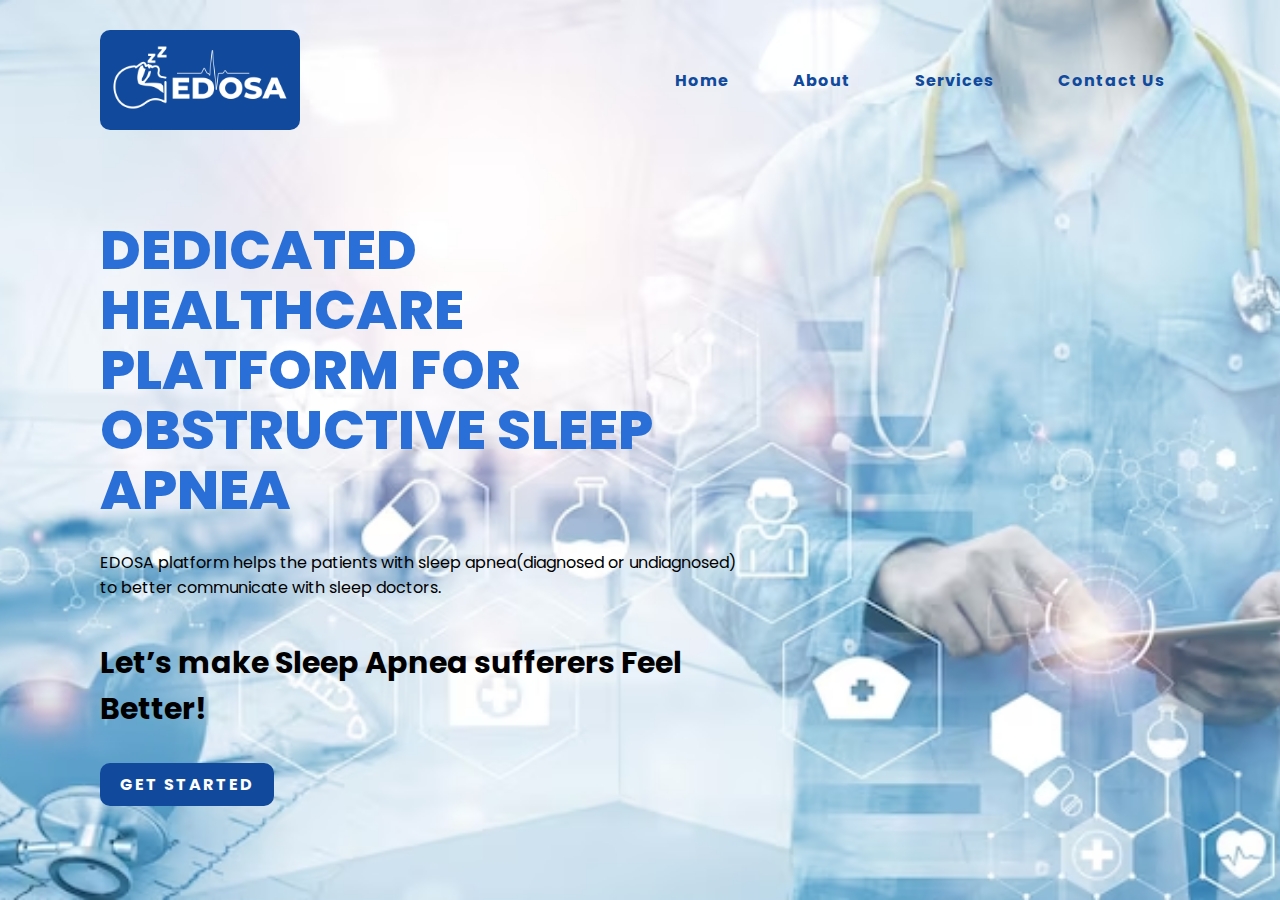
<file: index.html>
<!DOCTYPE html>
<html>
<head>
  <meta charset="utf-8">
  <meta name="viewport" content="width=device-width, initial-scale=1">
  <title>Edosa</title>
  <link rel="stylesheet" type="text/css" href="./index.css">
  <link rel="stylesheet" type="text/css" href="https://cdnjs.cloudflare.com/ajax/libs/font-awesome/6.3.0/css/all.min.css">
</head>
<body>
    <section>
        <input type="checkbox" id="check">
        <header>
            <h2 class="logo"></h2>
            <div class="navigation">
                <a href="">Home</a>
                <a href="">About</a>
                <a href="">Services</a>
                <a href="">Contact Us</a>
            </div>
            <label for="check">
                <i class="fas fa-bars menu-btn"></i>
                <i class="fas fa-times close-btn"></i>
            </label>
        </header>
        <div class="content">
            <div class="about">
                <h2>
                    Dedicated Healthcare Platform for Obstructive Sleep Apnea
                </h2>
                <p>
                    EDOSA platform helps the patients with sleep 
                    apnea(diagnosed or undiagnosed) to better 
                    communicate with sleep doctors. 
                </p>
                <h3>
                    Let’s make Sleep Apnea sufferers Feel Better!
                </h3>
                <a href="login.html" class="getstarted-btn">Get Started</a>
            </div>
        </div>
    </section>

</body>
</html>
</file>
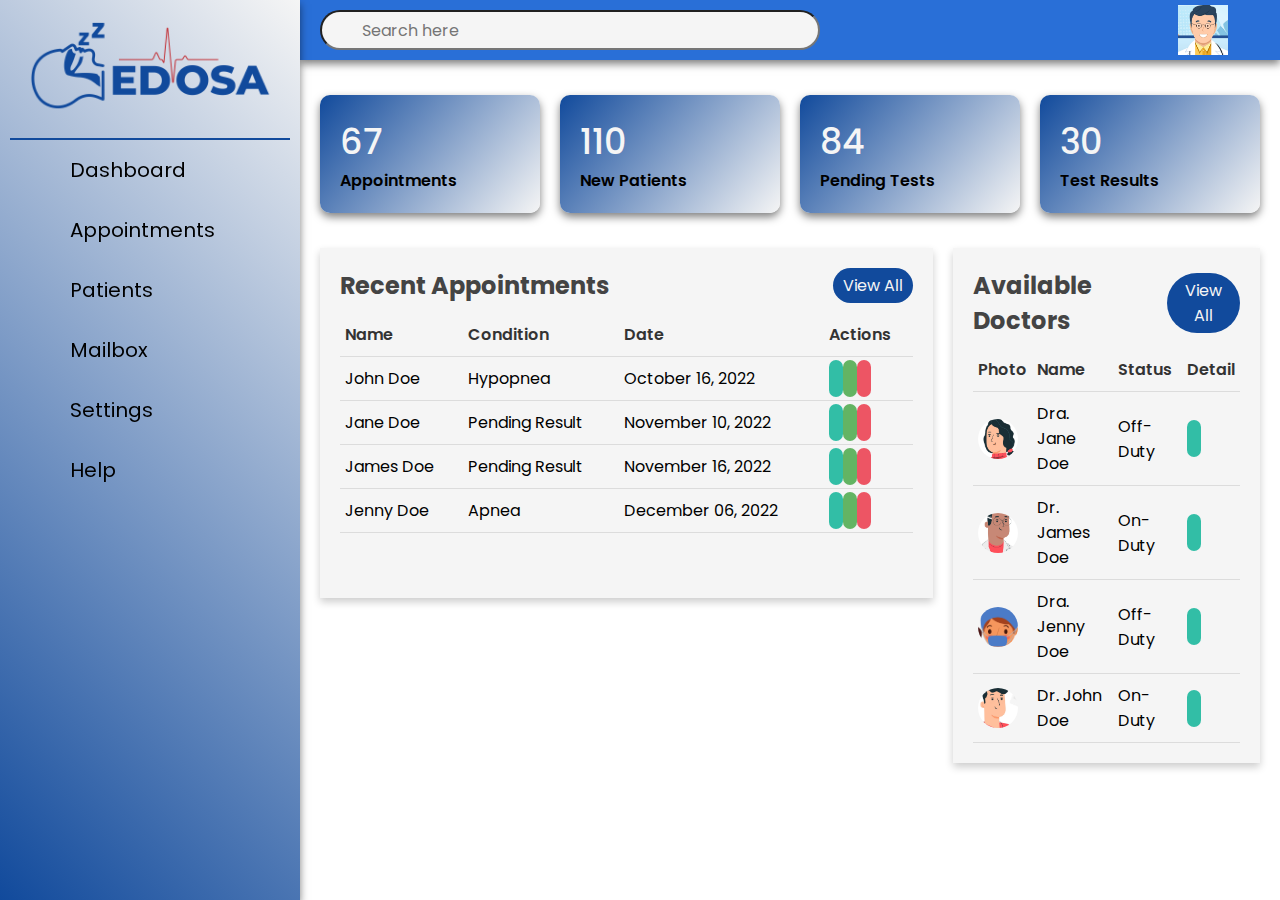
<file: doctor-dboard.html>
<!DOCTYPE html>
<html lang="en">
<head>
    <meta charset="UTF-8">
    <meta http-equiv="X-UA-Compatible" content="IE=edge">
    <meta name="viewport" content="width=device-width, initial-scale=1.0">
    <title>Dashboard</title>
    <link rel="stylesheet" type="text/css"  href="doctor-dboard.css">
    <link rel="stylesheet" href="https://cdnjs.cloudflare.com/ajax/libs/font-awesome/6.3.0/css/all.min.css" integrity="sha512-SzlrxWUlpfuzQ+pcUCosxcglQRNAq/DZjVsC0lE40xsADsfeQoEypE+enwcOiGjk/bSuGGKHEyjSoQ1zVisanQ==" crossorigin="anonymous" referrerpolicy="no-referrer" />
    <link rel="stylesheet" href="https://cdnjs.cloudflare.com/ajax/libs/animate.css/4.1.1/animate.min.css"/>

</head>
<body>
    <div class="container">
        <div class="sidebar">
            <ul>
                <li>
                        <div class="title"><h1></h1></div>
                </li>
                <li>
                    <a href="">
                        <i class="fas fa-th-large"></i>
                        <div class="title">Dashboard</div>
                    </a>
                </li>
                <!-- <li>
                    <a href="">
                        <i class="fas fa-user-md"></i>
                        <div class="title">My Profile</div>
                    </a>
                </li> -->
                <li>
                    <a href="">
                        <i class="fas fa-stethoscope"></i>
                        <div class="title">Appointments</div>
                    </a>
                </li>
                <li>
                    <a href="">
                        <i class="fa-solid fa-people-group"></i>
                        <div class="title">Patients</div>
                    </a>
                </li>
                <li>
                    <a href="">
                        <i class="fa-sharp fa-solid fa-envelope"></i>
                        <div class="title">Mailbox</div>
                    </a>
                </li>
                <li>
                    <a href="">
                        <i class="fas fa-cog"></i>
                        <div class="title">Settings</div>
                    </a>
                </li>
                <li>
                    <a href="">
                        <i class="fas fa-question"></i>
                        <div class="title">Help</div>
                    </a>
                </li>
            </ul>
        </div>
        <div class="main">
            <div class="top-bar">
                <div class="search">
                    <input type="text" name="search" placeholder="Search here">
                    <label for="search"><i class="fas fa-search"></i></label>
                </div>
                <i class="fas fa-bell"></i>
                <div class="user">
                    <img src="images/doctor1.2.jpg" alt="">
                </div>
            </div>
            <div class="cards">
                <div class="card">
                    <div class="card-content">
                        <div class="number">67</div>
                        <div class="card-name">Appointments</div>
                    </div>
                    <div class="icon-box">
                        <i class="fas fa-briefcase-medical"></i>
                    </div>
                </div>
                <div class="card">
                    <div class="card-content">
                        <div class="number">110</div>
                        <div class="card-name">New Patients</div>
                    </div>
                    <div class="icon-box">
                        <i class="fa-solid fa-bed"></i>
                    </div>
                </div>
                <div class="card">
                    <div class="card-content">
                        <div class="number">84</div>
                        <div class="card-name">Pending Tests</div>
                    </div>
                    <div class="icon-box">
                        <i class="fa-solid fa-hourglass"></i>
                    </div>
                </div>
                <div class="card">
                    <div class="card-content">
                        <div class="number">30</div>
                        <div class="card-name">Test Results</div>
                    </div>
                    <div class="icon-box">
                        <i class="fa-solid fa-file-circle-check"></i>
                    </div>
                </div>
            </div>
            <div class="tables">
                <div class="recent-appointments">
                    <div class="heading">
                        <h2>Recent Appointments</h2>
                        <a href="" class="btn">View All</a>
                    </div>
                    <table class="appointments">
                        <thead>
                            <td>Name</td>
                            <td>Condition</td>
                            <td>Date</td>
                            <td>Actions</td>
                        </thead>
                        <tbody>
                            <tr>
                                <td>John Doe</td>
                                <td>Hypopnea</td>
                                <td>October 16, 2022</td>
                                <td>
                                    <i class="far fa-eye"></i>
                                    <i class="far fa-edit"></i>
                                    <i class="far fa-trash-alt"></i>
                                </td>
                            </tr>
                            <tr>
                                <td>Jane Doe</td>
                                <td>Pending Result</td>
                                <td>November 10, 2022</td>
                                <td>
                                    <i class="far fa-eye"></i>
                                    <i class="far fa-edit"></i>
                                    <i class="far fa-trash-alt"></i>
                                </td>
                            </tr>
                            <tr>
                                <td>James Doe</td>
                                <td>Pending Result</td>
                                <td>November 16, 2022</td>
                                <td>
                                    <i class="far fa-eye"></i>
                                    <i class="far fa-edit"></i>
                                    <i class="far fa-trash-alt"></i>
                                </td>
                            </tr>
                            <tr>
                                <td>Jenny Doe</td>
                                <td>Apnea</td>
                                <td>December 06, 2022</td>
                                <td>
                                    <i class="far fa-eye"></i>
                                    <i class="far fa-edit"></i>
                                    <i class="far fa-trash-alt"></i>
                                </td>
                            </tr>
                        </tbody>
                    </table>
                </div>
                <div class="available-doctor">
                    <div class="heading">
                        <h2>Available Doctors</h2>
                        <a href="" class="btn">View All</a>
                    </div>
                    <table class="availabilty">
                        <thead>
                            <td>Photo</td>
                            <td>Name</td>
                            <td>Status</td>
                            <td>Detail</td>
                        </thead>
                        <tbody>
                            <tr>
                                <td>
                                    <div class="img-box-small">
                                        <img src="images/profile2.jpg" alt="">
                                    </div>
                                </td>
                                <td>Dra. Jane Doe</td>
                                <td>Off-Duty</td>
                                <td><i class="far fa-eye"></i></td>
                            </tr>
                            <tr>
                                <td>
                                    <div class="img-box-small">
                                        <img src="images/profile1.jpg" alt="">
                                    </div>
                                </td>
                                <td>Dr. James Doe</td>
                                <td>On-Duty</td>
                                <td><i class="far fa-eye"></i></td>
                            </tr>
                            <tr>
                                <td>
                                    <div class="img-box-small">
                                        <img src="images/profile4.jpg.png" alt="">
                                    </div>
                                </td>
                                <td>Dra. Jenny Doe</td>
                                <td>Off-Duty</td>
                                <td><i class="far fa-eye"></i></td>
                            </tr>
                            <tr>
                                <td>
                                    <div class="img-box-small">
                                        <img src="images/profile3.jpg" alt="">
                                    </div>
                                </td>
                                <td>Dr. John Doe</td>
                                <td>On-Duty</td>
                                <td><i class="far fa-eye"></i></td>
                            </tr>
                        </tbody>
                    </table>
                </div>
            </div>
        </div>
    </div>
</body>
</html>
</file>
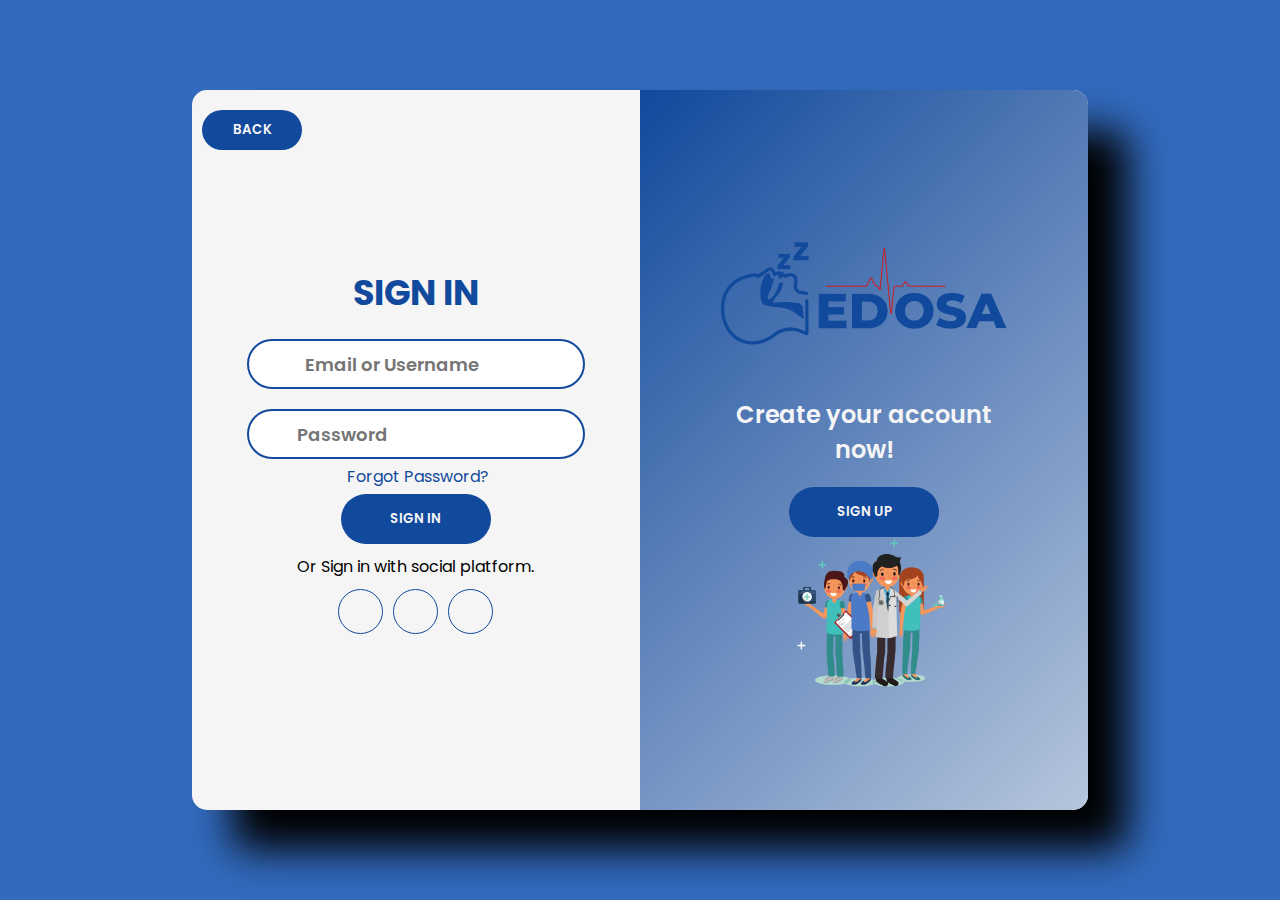
<file: login.html>
<!DOCTYPE html>
<html>
<head>
	<meta charset="utf-8">
	<meta name="viewport" content="width=device-width, initial-scale=1">
	<title>Welcome to Edosa</title>
    <link rel="stylesheet" href="login.css">
    <link rel="stylesheet" href="https://cdnjs.cloudflare.com/ajax/libs/font-awesome/6.3.0/css/all.min.css" integrity="sha512-SzlrxWUlpfuzQ+pcUCosxcglQRNAq/DZjVsC0lE40xsADsfeQoEypE+enwcOiGjk/bSuGGKHEyjSoQ1zVisanQ==" crossorigin="anonymous" referrerpolicy="no-referrer" />
    <link rel="stylesheet" href="https://cdnjs.cloudflare.com/ajax/libs/animate.css/4.1.1/animate.min.css"/>

</head>

<body>
    <div class="animate__animated animate__zoomIn">
        <div class="container">
            <button class="back-btn">
                <span class="fa-solid fa-arrow-left"></span> Back 
            </button>
            <div class="signIn-Up">
                <form class="sign-in-form" action="doctor-dboard.html" method="get" name="form" onsubmit="return validated()">
                    <h2 class="title">Sign In</h2>
                    <div class="input-field">
                        <i class="fa-solid fa-user"></i>
                        <input type="text" placeholder="Email or Username" name="email">
                    </div>
                    <div id="email_error">Please fill up your Email or Username</div>
                    <div class="input-field">
                        <i class="fas fa-lock"></i>
                        <input type="password" placeholder="Password" name="password">
                        <i class="fa-sharp fa-solid fa-eye"></i>
                    </div>
                    <div id="pass_error">Please fill up your Password</div>
                    <div class="forgotpass">Forgot Password?</div>
                    <input type="submit" value="Sign In" class="btn">
                    <p class="social-text">Or Sign in with social platform.</p>
                    <div class="social-media">
                        <a href="" class="social-icon">
                            <i class="fab fa-google"></i>
                        </a>
                        <a href="" class="social-icon">
                            <i class="fab fa-facebook"></i>
                        </a>
                        <a href="" class="social-icon">
                            <i class="fab fa-twitter"></i>
                        </a>
                    </div>
                    <p class="account-text">Don't have any account yet? <a href="#" id="sign-up-btn2">Sign Up</a></p>
                </form>

                <form class="sign-up-form">
                    <h2 class="title">Sign Up</h2>
                    <div class="input-field">
                        <i class="fa-solid fa-user"></i>
                        <input type="text" placeholder="Username">
                    </div>
                    <div class="input-field">
                        <i class="fa-solid fa-envelope"></i>
                        <input type="text" placeholder="Email Address">
                    </div>
                    <div class="input-field">
                        <i class="fas fa-lock"></i>
                        <input type="password" placeholder="Password">
                        <i class="fa-sharp fa-solid fa-eye"></i>
                    </div>
                    <div class="input-field">
                        <i class="fa-sharp fa-solid fa-circle-check"></i>
                        <input type="password" placeholder="Confirm Password">
                        <i class="fa-sharp fa-solid fa-eye"></i>
                    </div>
                    <input type="submit" value="Sign Up" class="btn">
                    <p class="social-text">Or Sign Up with social platform.</p>
                    <div class="social-media">
                        <a href="" class="social-icon">
                            <i class="fab fa-google"></i>
                        </a>
                        <a href="" class="social-icon">
                            <i class="fab fa-facebook"></i>
                        </a>
                        <a href="" class="social-icon">
                            <i class="fab fa-twitter"></i>
                        </a>
                    </div>
                    <p class="account-text">Already have an account? <a href="#" id="sign-in-btn2">Sign In</a></p>
                </form>
            </div>
            <div class="panels-container">
                <div class="panel left-panel">
                    <div class="content">
                        <h3></h3>
                        <h4>Already have an account?</h4>
                        <button class="btn" id="sign-in-btn">Sign In</button>                   
                    </div>
                    <img src="images/login-bg-photo.png" alt="" class="image">
                </div>
                <div class="panel right-panel">
                    <div class="content">
                        <h3></h3>
                        <h4>Create your account now!</h4>
                        <button class="btn" id="sign-up-btn">Sign Up</button>                   
                    </div>
                    <img src="images/doctors.png" alt="" class="image">
                </div>
            </div>
        </div>
        <script src="app.js"></script>
        <script src="valid.js"></script>
    </div>
</body>
</html>
</file>
<file: index.css>
@import url('https://fonts.googleapis.com/css2?family=Poppins:ital,wght@0,100;0,200;0,300;0,400;1,100;1,200;1,300&display=swap');


*{
    margin: 0;
    padding: 0;
    box-sizing: border-box;
    font-family: "Poppins"; sans-serif;
}


/* LANDING PAGE */

section{
    position: relative;
    width: 100%;
    min-height: 100vh;
    display: flex;
    flex-direction: column;
    justify-content: flex-start;
    background: url(images/doctorimg3.jpg) no-repeat;
    background-size: cover;
    background-position: center;
}

header{
    position: relative;
    top: 0;
    width: 100%;
    padding: 30px 100px;
    display: flex;
    justify-content: space-between;
    align-items: center;
}
header .logo{
	background: url(images/edosa-logo.png) no-repeat center center/cover;
	position: relative;
	width: 200px;
	height: 100px;
	background-color: #114A9C;
	background-size: contain;
	border-radius: 10px;
    transition: 0.3s;
    transition-property: background;
}
header .navigation a{
    color: #114A9C;
    text-decoration: none;
    font-weight: bold;
    letter-spacing: 1px;
    padding: 2px 15px;
    border-radius: 20px;
}
header .navigation a:not(:last-child){
    margin-right: 30px;
}
header .navigation a:hover{
    background: white;
    color: #114A9C;
    border: 2px solid #114A9C;
}
.content{
    max-width: 650px;
    margin: 60px 100px;
}
.content .about h2{
    color: #296FD7;
    font-size: 55px;
    text-transform: uppercase;
    font-weight: 800;
    letter-spacing: 2;
    line-height: 60px;
    margin-bottom: 30px;
}
.content .about p{
    font-size: 16px;
    font-weight: 500px;
    margin-bottom: 40px;
}
.content .about h3{
    font-size: 30px;
    font-weight: 500px;
    margin-bottom: 40px;
}
.content .getstarted-btn{
    color: white;
    background: #114A9C;
    text-decoration: none;
    border: none;
    text-transform: uppercase;
    font-weight: 700;
    letter-spacing: 2px;
    padding: 10px 20px;
    border-radius: 10px;
    transition: .3s;
    transition-property: transform;
    
}
.content .getstarted-btn:active{
    background: white;
    color: #114A9C;
    transform: scale(1.2);
    border: 2px solid #114A9C;

}
label{
    display: none;
}
#check{
    z-index: 3;
    display: none;
}

/* Responsive Style */
@media (max-width: 960px){
    header .navigation{
        display: none;
    }
    label{
        display: block;
        font-size: 25px;
        cursor: pointer;
        transition: 0.3s;
        transition-property: color;
    }
    label:hover{
        color: #114A9C;
        transform: scale(1.2);
    
    }
    label .close-btn{
        display: none;
    }

    #check:checked ~ header .navigation{
        z-index: 2;
        position: fixed;
        background: rgba(114,223,255,0.9);
        top: 0;
        bottom: 0;
        left: 0;
        right: 0;
        display: flex;
        flex-direction: column;
        justify-content: center;
        align-items: center;
    }
    #check:checked ~ header .navigation a{
        font-weight: 700;
        margin-right: 0;
        margin-bottom: 50px;
        letter-spacing: 2px;
    }
    #check:checked ~ header label .menu-btn{
        display: none;
    }
    #check:checked ~ header label .close-btn{
        z-index: 2;
        display: block;
        position: fixed;
        
    }

    label .menu-btn{
        position: absolute;
    }
    
    /* header .logo{
        position: absolute;
        bottom: -6px;
    } */
    .content .about h2{
        font-size: 45px;
        line-height: 50px;
    }
    .content .about p{
        font-size: 14px;
    }
    .content .about h3{
        font-size: 40px;
        font-weight: 600;
    }
}


@media (max-width: 560px) {
    .content .about h2{
        font-size: 35px;
        line-height: 40px;
    }
    .content .about p{
        font-size: 14px;
    }
    .content .about h3{
        font-size: 30px;
        font-weight: 600;
    }

}

/* LOGIN PAGE */
</file>
<file: doctor-dboard.css>
@import url('https://fonts.googleapis.com/css2?family=Poppins:ital,wght@0,100;0,200;0,300;0,400;1,100;1,200;1,300&display=swap');


*{
    margin: 0;
    padding: 0;
    box-sizing: border-box;
    font-family: "Poppins", sans-serif;
}

body{
    overflow-x: hidden;
}

.container{
    position: relative;
    width: 100%;
}

.sidebar{
    position: fixed;
    width: 300px;
    height: 100%;
    background: linear-gradient(45deg, #114A9c, whitesmoke);
    overflow-x: hidden;
    box-shadow: 0 4px 8px 0 rgba(0, 0, 0, 0.5);
    z-index: 2;
}

.sidebar ul li{
    width: 100%;
    list-style: none;
}

.sidebar ul li:hover{
    /* background: rgb(196, 11, 11); */
    background: skyblue;
}

.sidebar ul li:first-child:hover{
    background: none;
}


.sidebar ul li a{
    width: 100%;
    text-decoration: none;
    color: black;
    height: 60px;
    display: flex;
    align-items: center;
}

.sidebar ul li a i{
    min-width: 60px;
    font-size: 24px;
    text-align: center;
}

.sidebar .title{
    padding: 0 10px;
    font-size: 20px;
}

.sidebar h1{
    background: url(images/edosa-logo2.png) no-repeat center center/cover;
	position: relative;
	width: 100%;
	height: 140px;
	background-size: contain;
    transition: 0.3s;
    align-items: center;
    border-bottom: 2px solid #114A9c;
}


.main {
    position: absolute;
    width: calc(100% - 300px);
    min-height: 100vh;
    left: 300px;
    background: #fff;
}

.top-bar{
    position: fixed;
    height: 60px;
    width: calc(100% - 300px);
    background: #296FD7;
    display: grid;
    grid-template-columns: 10fr 0.4fr 1fr;
    grid-gap: 5px;
    align-items: center;
    color: black;
    padding: 0 20px;
    box-shadow: 0 4px 8px 0 rgba(0, 0, 0, 0.5);
    z-index: 1;
}

.top-bar .search{
    position: relative;
    max-width: 500px;
}

.search input{
    width: 100%;
    min-width: 128px;
    height: 40px;
    padding: 0 40px;
    font-size: 16px;
    outline: none;
    border-radius: 40px;
    background: #f5f5f5;
    
}

.search i {
    position: absolute;
    right: 15px;
    top: 10px;
    cursor: pointer;
    border-radius: 40px;
}

.user{
    position: relative;
    width: 50px;
    height: 50px;
}

img {
    position: absolute;
    width: 100%;
    height: 100%;
    top: 0;
    left: 0;
    object-fit: cover;
}

.cards{
    margin-top: 60px;
    width: 100%;
    padding: 35px 20px;
    display: grid;
    grid-template-columns: repeat(4, 1fr);
    grid-gap: 20px;
}

.cards .card{
    background: linear-gradient(-50deg, whitesmoke, #114A9c);
    padding: 20px;
    display: flex;
    align-items: center;
    justify-content: space-between;
    border-radius: 10px;
    box-shadow: 0 4px 8px 0 rgba(0, 0, 0, 0.5);
}

.number{
    font-size: 35px;
    font-weight: 500;
    color: whitesmoke;
}

.card-name{
    
    font-weight: 600;
}

.icon-box i {
    font-size: 45px;
}

.tables{
    width: 100%;
    display: grid;
    grid-template-columns: 2fr 1fr;
    grid-gap: 20px;
    align-items: self-start;
    padding: 0 20px 20px 20px;
}

.img-box-small{
    position: relative;
    width: 40px;
    height: 40px;
    border-radius: 50%;
    overflow: hidden;
}

.recent-appointments{
    min-height: 350px;
    background: whitesmoke;
    padding: 20px;
    box-shadow: 0 4px 8px 0 rgba(0, 0, 0, 0.2);
}

.available-doctor{
    min-height: 350px;
    background: whitesmoke;
    padding: 20px;
    box-shadow: 0 4px 8px 0 rgba(0, 0, 0, 0.2);
}

.heading{
    display: flex;
    align-items: center;
    justify-content: space-between;
    color: #444;
}

.btn{
    padding: 5px 10px;
    background: #114A9c;
    text-decoration: none;
    text-align: center;
    color: whitesmoke;
    border-radius: 50px;
}
.btn:active{
    padding: 5px 10px;
    background: whitesmoke;
    text-decoration: none;
    text-align: center;
    color: #114A9c;
    border: 2px solid #114A9c;
    border-radius: 50px;
}

table{
    margin-top: 10px;
    width: 100%;
    border-collapse: collapse;
}

thead td{
    font-weight: 600;
    color: #333;
}

table tr{
    border-bottom: 1px solid rgba(0, 0, 0, 0.1);
}

tbody tr:hover{
    background: skyblue;
}

image.png
table tbody tr:last-child{
    border-bottom: none;
}

td{
    padding: 9px 5px; 
}

td i{
    padding: 7px;
    color: #fff;
    border-radius: 50px;
}

.recent-appointments table tbody td:last-child{
    white-space: nowrap;
}

.fa-eye{
    background: #32bea6;
}

.fa-edit{
    background: #63b463;
}

.fa-trash-alt{
    background: #ed5564;
}



/* Responsive */

@media(max-width:1090px){
    .sidebar{
        width: 60px;
    }
    .main{
        width: calc(100% - 60px);
        left: 60px 
    }
    .top-bar{
        width: calc(100% - 60px);
    }
    .sidebar h1{
        background: url(images/edosa-logo3.png) no-repeat center center/cover;
        position: relative;
        width: 100%;
        height: 100px;
        background-size: contain;
        transition: 0.3s;
        align-items: center;
        border-bottom: 2px solid #114A9c;
    }
}
@media(max-width:860px){
    .cards{
        grid-template-columns: repeat(2,1fr);
    }
    .tables{
        grid-template-columns: 1fr;
    }
}
@media(max-width:530px){
    .cards{
        grid-template-columns: 1fr;
    }
    .recent-appointments td:nth-child(3){
        display: none;
    }
}
@media(max-width:420px){
    .recent-appointments, .available-doctor{
        font-size: 70%;
        padding: 10px;
        min-height: 200px;
    }
    .cards, .tables{
        padding: 10px;
    }
    .search input{
        padding: 0 10px;
    }
    .user{
        width: 40px;
        height: 40px;
    }
}
</file>
<file: login.css>
@import url('https://fonts.googleapis.com/css2?family=Poppins:ital,wght@0,100;0,200;0,300;0,400;1,100;1,200;1,300&display=swap');


*{
    margin: 0;
    padding: 0;
    box-sizing: border-box;
    font-family: "Poppins", sans-serif;
}
 
.back-btn{
    width: 100px;
    height: 40px;
    border: none;
    border-radius: 50px;
    background: #11499C;
    color: whitesmoke;
    font-weight: 600;
    cursor: pointer;
    margin-left: 10px;
    margin-top: 20px;
    text-transform: uppercase;
}

.back-btn:hover {
    transform: scale(1.1);
    cursor: pointer;
}

body{
    display: flex;
    align-items: center;
    justify-content: center;
    min-height: 100vh;
    background: #326ABD;
}

.container{
    position: relative;
    width: 70vw;
    height: 80vh;
    background: whitesmoke;
    border-radius: 15px;
    box-shadow: 40px 40px 40px black;
    overflow: hidden;
}

.container::before{
    content: "";
    position: absolute;
    top: 0;
    left: -50%;
    width: 100%;
    height: 100%;
    /* border-radius: 15px; */
    background: linear-gradient(-45deg, whitesmoke, #11499C);
    z-index: 6;
    transform: translateX(100%);
    transition: 1s ease-in-out;
}

.signIn-Up{
    position: absolute;
    top: 0;
    left: 0;
    width: 100%;
    height: 100%;
    display: flex;
    align-items: center;
    justify-content: space-around;
    z-index: 5;
}

form {
    display: flex;
    align-items: center;
    justify-content: center;
    flex-direction: column;
    width: 40%;
    min-width: 238px;
    padding: 0 10px;
}

form.sign-in-form {
    opacity: 1;
    transition: 0.5s ease-in-out;
    transition-delay: 1s;
}

form.sign-up-form {
    opacity: 0;
    transition: 0.5s ease-in-out;
    transition-delay: 1s;
}

.title {
    font-size: 35px;
    color: #11499C;
    margin-bottom: 10px;
    text-transform: uppercase;
}

.input-field {
    width: 100%;
    height: 50px;
    background: white;
    margin: 10px 0;
    border: 2px solid #11499C;
    border-radius: 50px;
    display: flex;
    align-items: center;
    color: red;
}

.input-field i{
    flex: 1;
    text-align: center;
    color:#326ABD;
    font-size: 18px;
}

.input-field input{
    flex: 5;
    background: none;
    border: none;
    outline: none;
    width: 100%;
    font-size: 18px;
    font-weight: 600;
    color: black;
}
.sign-in-form #email_error,
.sign-in-form #pass_error{
    margin-top: 5px;
    width: 345px;
    font-size: 15px;
    color: red;
    background-color: rgba(255, 0, 0, 0.1 );
    text-align: center;
    padding: 5px 8px;
    border-radius: 3px;
    border: 1px solid #ef9a9a;
    display: none;
}

.forgotpass{
    margin: -5px 0 5px 5px;
    color: #114A9C;
    cursor: pointer;
}

.forgotpass:hover{
    text-decoration: underline;
    color: red;
}

.btn{
    width: 150px;
    height: 50px;
    border: none;
    border-radius: 50px;
    background: #11499C;
    color: whitesmoke;
    font-weight: 600;
    cursor: pointer;
    margin-bottom: 10px 0;
    text-transform: uppercase;
}

.btn:active{
    transform: scale(1.1);
    background: #326ABD;
}

.social-text{
    margin: 10px 0;
    font-size: 16px;
}

.social-media{
    display: flex;
    justify-content: center;
}

.social-icon{
    height: 45px;
    width: 45px;
    display: flex;
    align-items: center;
    justify-content: center;
    color:#114A9C;
    border: 1px solid #114A9C;
    border-radius: 50px;
    margin: 0 5px;
}

a{
    text-decoration: none;
}

.social-icon:hover{
    transform: scale(1.2);
    transition: 0.5s;
    border-color: red;
    color: red;
}

.panels-container{
    position: absolute;
    top: 0;
    left: 0;
    width: 100%;
    height: 100%;
    display: flex;
    align-items: center;
    justify-content: space-around;
}

.panel { 
    display: flex;
    flex-direction: column;
    align-items: center;
    justify-content: space-around;
    width: 35%;
    min-width: 238px;
    padding: 0 10px;
    text-align: center;
    z-index: 6;
}

.left-panel{
    pointer-events: none;
}

.content{
    color: whitesmoke;
    transition: 1.1s ease-in-out;
    transition-delay: 0.5s;
}

.panel h3{
    background: url(images/edosa-logo2.png) no-repeat center center/cover;
	position: relative;
	width: 100%;
	height: 200px;
	background-size: contain;
	border-radius: 10px;
    transition: 0.3s;
}

.panel h4{
    font-size: 24px;
    font-weight: 600;
    margin-bottom: 20px;
}

.image{
  
    width: 100%;
    transition: 1.1s ease-in-out;
    transition-delay: 0.4s;
    
}

.left-panel .image,
.left-panel .content{
    transform: translateX(-200%);
}

.right-panel .image,
.right-panel .content{
    transform: translateX(0%);
}

.account-text{
    display: none;
}



/* Animation */
.container.sign-up-mode::before{
    transform: translateX(0);
}

.container.sign-up-mode .right-panel .image,
.container.sign-up-mode .right-panel .content{
    transform: translateX(200%);
}

.container.sign-up-mode .left-panel .image,
.container.sign-up-mode .left-panel .content{
    transform: translateX(0%);
}

.container.container.sign-up-mode form.sign-in-form{
    opacity: 0;
}
.container.container.sign-up-mode form.sign-up-form{
    opacity: 1;
}
.container.container.sign-up-mode .right-panel{
    pointer-events: none;
}
.container.container.sign-up-mode .left-panel{
    pointer-events: all;
}

/* Responsive UI */

@media (max-width:779px){
    .container{
        width: 100vw;
        height: 100vh;
    }
}


@media(max-width:635px){
    .container::before{
        display: none;
    }
    form{
        width: 80%;
    }
    form.sign-up-form{
        display: none;
    }
    .container.sign-up-mode2 form.sign-up-form{
        display: flex;
        opacity: 1;
    }
    .container.sign-up-mode2 form.sign-in-form{
        display: none;
    }
    .panels-container{
        display: none;
    }
    .account-text{
        display: initial;
        margin-top: 30px;
    }
}


@media (max-width:360px) {
    form {
        width: 90%;
    }
}
</file>
